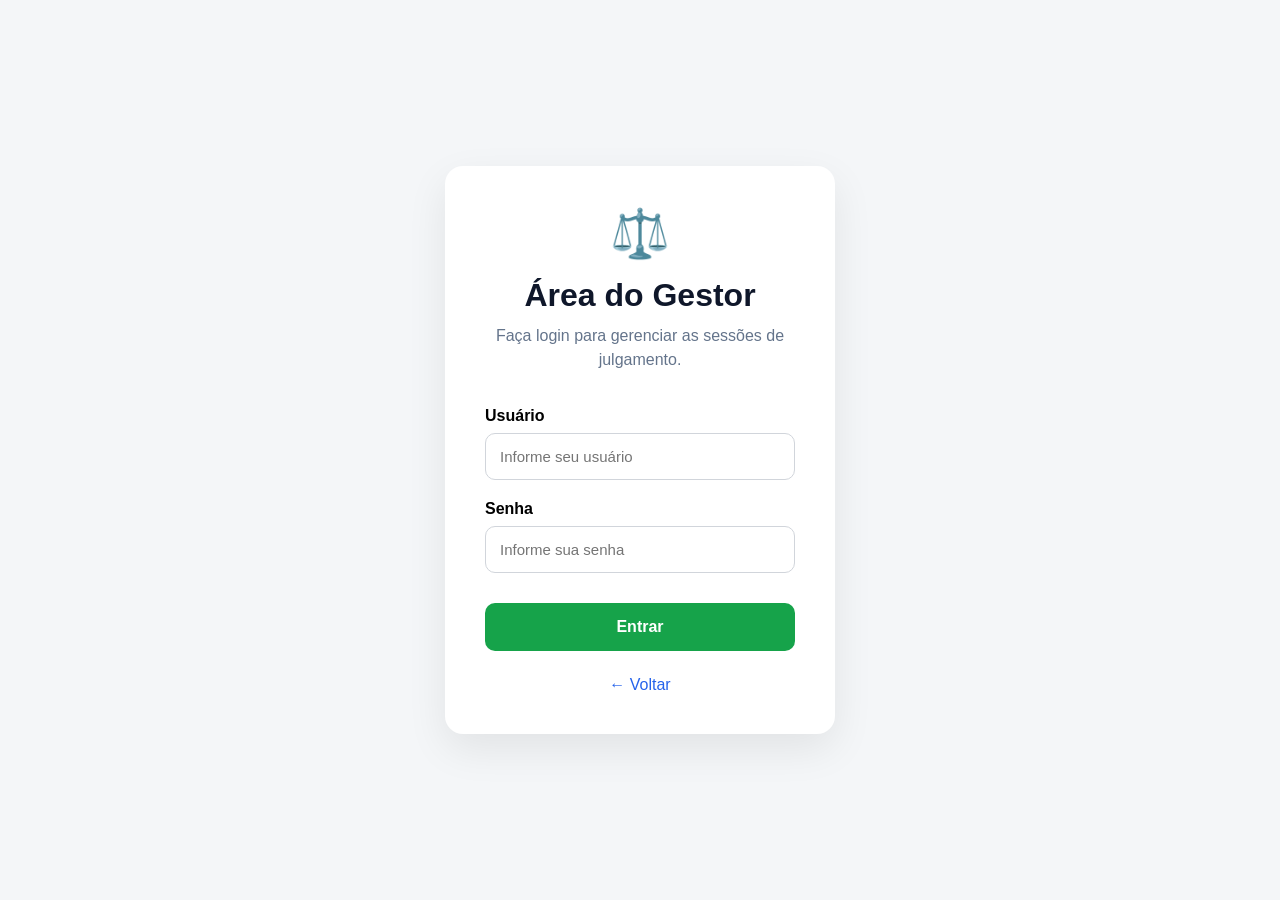
<file: src/main/resources/static/admin.html>
<!DOCTYPE html>
<html lang="pt-BR">
<head>
    <meta charset="UTF-8" />
    <meta name="viewport" content="width=device-width, initial-scale=1.0" />
    <title>Gest&atilde;o de Sess&otilde;es</title>
    <link rel="stylesheet" href="css/admin.css" />
</head>
<body>

<main class="admin-container">

    <header class="admin-header">
        <div>
            <h1>Gest&atilde;o de Sess&otilde;es</h1>
            <p>Cadastre, edite, cancele sess&otilde;es e gerencie documentos.</p>
        </div>

        <div class="header-actions">
            <a id="usuariosLink" href="usuarios.html" class="secondary-button hidden">Usu&aacute;rios</a>
            <a href="index.html" class="secondary-button">P&aacute;gina Inicial</a>
            <button class="logout-button" onclick="logout()">Sair</button>
        </div>
    </header>

    <form class="toolbar" onsubmit="buscarSessoes(event)">
        <input type="text" id="busca" placeholder="Busque por procurador ou turma..." aria-label="Buscar por procurador ou turma" />
        <input type="date" id="dataInicial" aria-label="Data inicial" title="Data inicial" />
        <input type="date" id="dataFinal" aria-label="Data final" title="Data final" />
        <select id="tipoFiltro" aria-label="Modalidade">
            <option value="TODAS">Modalidade</option>
            <option value="PRESENCIAL">Presenciais</option>
            <option value="VIRTUAL">Virtuais</option>
        </select>
        <button type="submit" class="filter-button">Buscar</button>
        <button type="button" class="clear-button" onclick="limparFiltros()">Limpar</button>
        <button type="button" class="primary-button" onclick="abrirNovaSessao()">
            + Nova sess&atilde;o
        </button>
    </form>

    <section id="status"></section>

    <section id="listaSessoes" class="session-list"></section>

</main>

<!-- Modal Sess&atilde;o -->
<div id="modalSessao" class="modal-overlay hidden">
    <div class="modal">
        <div class="modal-header">
            <h2 id="modalTitulo">Nova sess&atilde;o</h2>
            <button onclick="fecharModalSessao()" class="close-button">&times;</button>
        </div>

        <form onsubmit="salvarSessao(event)">
            <input type="hidden" id="sessaoId" />

            <label>Modalidade</label>
            <select id="tipo" required onchange="atualizarCamposModalidade()">
                <option value="PRESENCIAL">Presencial</option>
                <option value="VIRTUAL">Virtual</option>
            </select>

            <label>Turma</label>
            <select id="turma" required>
                <option value="">Selecione</option>
                <option value="1&ordf; TESP">1&ordf; TESP</option>
                <option value="2&ordf; TESP">2&ordf; TESP</option>
                <option value="3&ordf; TESP">3&ordf; TESP</option>
                <option value="4&ordf; TESP">4&ordf; TESP</option>
                <option value="5&ordf; TESP">5&ordf; TESP</option>
                <option value="6&ordf; TESP">6&ordf; TESP</option>
                <option value="7&ordf; TESP">7&ordf; TESP</option>
                <option value="8&ordf; TESP">8&ordf; TESP</option>
                <option value="1&ordf; SESP">1&ordf; SESP</option>
                <option value="2&ordf; SESP">2&ordf; SESP</option>
                <option value="3&ordf; SESP">3&ordf; SESP</option>
                <option value="PLENO">PLENO</option>
            </select>

            <div id="camposPresencial">
            <label>Data</label>
            <input type="date" id="data" required />

            <label>Hor&aacute;rio</label>
            <input type="time" id="horario" required />

            <label>Sala</label>
            <select id="sala" required>
                <option value="">Selecione</option>
                <option value="3&ordm; andar">3&ordm; andar</option>
                <option value="5&ordm; andar, sala 1">5&ordm; andar, sala 1</option>
                <option value="5&ordm; andar, sala 2">5&ordm; andar, sala 2</option>
                <option value="7&ordm; andar, sala 1">7&ordm; andar, sala 1</option>
                <option value="7&ordm; andar, sala 2">7&ordm; andar, sala 2</option>
                <option value="9&ordm; andar, sala 1">9&ordm; andar, sala 1</option>
                <option value="9&ordm; andar, sala 2">9&ordm; andar, sala 2</option>
            </select>

            <label>Procurador</label>
            <select id="procurador" required>
                <option value="">Selecione</option>
                <option value="ADRIANA DE FARIAS PEREIRA">ADRIANA DE FARIAS PEREIRA</option>
                <option value="ALO&Iacute;SIO FIRMO GUIMAR&Atilde;ES DA SILVA">ALO&Iacute;SIO FIRMO GUIMAR&Atilde;ES DA SILVA</option>
                <option value="ANA PADILHA LUCIANO DE OLIVEIRA">ANA PADILHA LUCIANO DE OLIVEIRA</option>
                <option value="ANAIVA OBERST CORDOVIL">ANAIVA OBERST CORDOVIL</option>
                <option value="ANDR&Eacute; TERRIGNO BARBEITAS">ANDR&Eacute; TERRIGNO BARBEITAS</option>
                <option value="ANDREA BAY&Atilde;O PEREIRA FREIRE">ANDREA BAY&Atilde;O PEREIRA FREIRE</option>
                <option value="ANT&Ocirc;NIO AUGUSTO SOARES CANEDO NETO">ANT&Ocirc;NIO AUGUSTO SOARES CANEDO NETO</option>
                <option value="BEATRIZ BARROS DE OLIVEIRA CHRISTO">BEATRIZ BARROS DE OLIVEIRA CHRISTO</option>
                <option value="BIANCA MATAL">BIANCA MATAL</option>
                <option value="CARLOS ALBERTO BERMOND NATAL">CARLOS ALBERTO BERMOND NATAL</option>
                <option value="CARLOS ALBERTO GOMES DE AGUIAR">CARLOS ALBERTO GOMES DE AGUIAR</option>
                <option value="CRISTINA SCHWANSEE ROMANO">CRISTINA SCHWANSEE ROMANO</option>
                <option value="DENISE LORENA DUQUE ESTRADA">DENISE LORENA DUQUE ESTRADA</option>
                <option value="EDUARDO ANDR&Eacute; LOPES PINTO">EDUARDO ANDR&Eacute; LOPES PINTO</option>
                <option value="FL&Aacute;VIO PAIX&Atilde;O DE MOURA J&Uacute;NIOR">FL&Aacute;VIO PAIX&Atilde;O DE MOURA J&Uacute;NIOR</option>
                <option value="GINO AUGUSTO DE OLIVEIRA LICCIONE">GINO AUGUSTO DE OLIVEIRA LICCIONE</option>
                <option value="GISELE ELIAS DE LIMA PORTO LEITE">GISELE ELIAS DE LIMA PORTO LEITE</option>
                <option value="JAIME ARNOLDO WALTER">JAIME ARNOLDO WALTER</option>
                <option value="JO&Atilde;O AKIRA OMOTO">JO&Atilde;O AKIRA OMOTO</option>
                <option value="JO&Atilde;O RICARDO DA SILVA FERRARI">JO&Atilde;O RICARDO DA SILVA FERRARI</option>
                <option value="JO&Atilde;O S&Eacute;RGIO LEAL PEREIRA">JO&Atilde;O S&Eacute;RGIO LEAL PEREIRA</option>
                <option value="JOS&Eacute; AUGUSTO SIM&Otilde;ES VAGOS">JOS&Eacute; AUGUSTO SIM&Otilde;ES VAGOS</option>
                <option value="LEONARDO CARDOSO DE FREITAS">LEONARDO CARDOSO DE FREITAS</option>
                <option value="LEONARDO LUIZ DE FIGUEIREDO COSTA">LEONARDO LUIZ DE FIGUEIREDO COSTA</option>
                <option value="LILIAN GUILHON DORE">LILIAN GUILHON DORE</option>
                <option value="LU&Iacute;S CESAR SOUZA DE QUEIROZ">LU&Iacute;S CESAR SOUZA DE QUEIROZ</option>
                <option value="LUIZ FERNANDO VOSS CHAGAS LESSA">LUIZ FERNANDO VOSS CHAGAS LESSA</option>
                <option value="LUIZ MENDES SIM&Otilde;ES">LUIZ MENDES SIM&Otilde;ES</option>
                <option value="MAGNUS AUGUSTUS C. DE ALBUQUERQUE">MAGNUS AUGUSTUS C. DE ALBUQUERQUE</option>
                <option value="MARCELO DE FIGUEIREDO FREIRE">MARCELO DE FIGUEIREDO FREIRE</option>
                <option value="MARCIA MORGADO MIRANDA">MARCIA MORGADO MIRANDA</option>
                <option value="MARCO T&Uacute;LIO DE OLIVEIRA E SILVA">MARCO T&Uacute;LIO DE OLIVEIRA E SILVA</option>
                <option value="MARIA CRISTINA MANELLA CORDEIRO">MARIA CRISTINA MANELLA CORDEIRO</option>
                <option value="MARIA HELENA DE CARVALHO NOGUEIRA DE PAULA">MARIA HELENA DE CARVALHO NOGUEIRA DE PAULA</option>
                <option value="MARYLUCY SANTIAGO BARRA">MARYLUCY SANTIAGO BARRA</option>
                <option value="MAUR&Iacute;CIO ANDREIUOLO RODRIGUES">MAUR&Iacute;CIO ANDREIUOLO RODRIGUES</option>
                <option value="MAUR&Iacute;CIO AZEVEDO GON&Ccedil;ALVES">MAUR&Iacute;CIO AZEVEDO GON&Ccedil;ALVES</option>
                <option value="MAUR&Iacute;CIO DA ROCHA RIBEIRO">MAUR&Iacute;CIO DA ROCHA RIBEIRO</option>
                <option value="MAUR&Iacute;CIO RIBEIRO MANSO">MAUR&Iacute;CIO RIBEIRO MANSO</option>
                <option value="NEIDE MARA CAVALCANTI CARDOSO DE OLIVEIRA">NEIDE MARA CAVALCANTI CARDOSO DE OLIVEIRA</option>
                <option value="NEWTON PENNA">NEWTON PENNA</option>
                <option value="PAULO FERNANDO CORR&Ecirc;A">PAULO FERNANDO CORR&Ecirc;A</option>
                <option value="PAULO ROBERTO BERENGER ALVES CARNEIRO">PAULO ROBERTO BERENGER ALVES CARNEIRO</option>
                <option value="ROG&Eacute;RIO JOSE BENTO SOARES DO NASCIMENTO">ROG&Eacute;RIO JOSE BENTO SOARES DO NASCIMENTO</option>
                <option value="SIDNEY PESSOA MADRUGA DA SILVA">SIDNEY PESSOA MADRUGA DA SILVA</option>
                <option value="TOMAZ HENRIQUE LEONARDOS">TOMAZ HENRIQUE LEONARDOS</option>
                <option value="VAGNER LE&Atilde;O DA COSTA">VAGNER LE&Atilde;O DA COSTA</option>
                <option value="ZANI CAJUEIRO TOBIAS DE SOUZA">ZANI CAJUEIRO TOBIAS DE SOUZA</option>
            </select>

            </div>

            <div id="camposVirtual" class="hidden">
                <label>Data inicial</label>
                <input type="date" id="dataInicialVirtual" />

                <label>Data final</label>
                <input type="date" id="dataFinalVirtual" />
            </div>

            <div class="modal-actions">
                <button type="button" class="secondary-button" onclick="fecharModalSessao()">
                    Cancelar
                </button>

                <button type="submit" class="primary-button">
                    Salvar sess&atilde;o
                </button>
            </div>
        </form>
    </div>
</div>

<!-- Modal Documentos -->
<div id="modalDocumentos" class="modal-overlay hidden">
    <div class="modal">
        <div class="modal-header">
            <h2>Gerenciar documentos</h2>
            <button onclick="fecharModalDocumentos()" class="close-button">&times;</button>
        </div>

        <input type="hidden" id="documentoSessaoId" />

        <div class="document-row">
            <span>Pauta ordin&aacute;ria</span>
            <input type="file" id="docPautaOrdinaria" accept="application/pdf" />
        </div>

        <div class="document-row">
            <span>Aditamentos</span>
            <input type="file" id="docAditamentos" accept="application/pdf" />
        </div>

        <div class="document-row">
            <span>Pauta de mesa</span>
            <input type="file" id="docPautaMesa" accept="application/pdf" />
        </div>

        <div class="document-row">
            <span>Prefer&ecirc;ncias</span>
            <input type="file" id="docPreferencias" accept="application/pdf" />
        </div>

        <div class="modal-actions">
            <button class="secondary-button" onclick="fecharModalDocumentos()">
                Cancelar
            </button>

            <button class="primary-button" onclick="salvarDocumentos()">
                Salvar documentos
            </button>
        </div>
    </div>
</div>

<!-- Modal Cancelamento -->
<div id="modalCancelamento" class="modal-overlay hidden">
    <div class="modal">
        <div class="modal-header">
            <h2>Cancelar sess&atilde;o</h2>
            <button onclick="fecharModalCancelamento()" class="close-button">&times;</button>
        </div>

        <input type="hidden" id="cancelamentoSessaoId" />

        <label for="motivoCancelamento">Motivo do cancelamento</label>
        <textarea
                id="motivoCancelamento"
                rows="4"
                placeholder="Informe o motivo do cancelamento"
        ></textarea>

        <div class="modal-actions">
            <button class="secondary-button" onclick="fecharModalCancelamento()">
                Voltar
            </button>

            <button class="cancel-button" onclick="confirmarCancelamento()">
                Cancelar sess&atilde;o
            </button>
        </div>
    </div>
</div>

<script src="js/admin.js?v=20260730-3"></script>
</body>
</html>
</file>
<file: src/main/resources/static/css/admin.css>
* {
  box-sizing: border-box;
}

body {
  margin: 0;
  font-family: Arial, sans-serif;
  background: #f4f6f8;
  color: #111827;
}

.admin-container {
  max-width: 1100px;
  margin: 0 auto;
  padding: 32px 20px;
}

.admin-header {
  display: flex;
  justify-content: space-between;
  align-items: flex-start;
  gap: 16px;
  margin-bottom: 24px;
}

.admin-header h1 {
  margin: 0 0 8px;
  font-size: 32px;
}

.admin-header p {
  margin: 0;
  color: #6b7280;
}

.header-actions {
  display: flex;
  gap: 10px;
}

.toolbar {
  display: grid;
  grid-template-columns: minmax(230px, 1fr) repeat(2, 145px) 130px auto auto auto;
  gap: 12px;
  background: #fff;
  padding: 16px;
  border-radius: 14px;
  box-shadow: 0 2px 10px rgba(0,0,0,0.06);
  margin-bottom: 24px;
}

input,
select,
button,
.secondary-button {
  padding: 12px;
  border-radius: 8px;
  border: 1px solid #d1d5db;
  font-size: 14px;
}

.clear-button {
  background: #e5e7eb;
  color: #111827;
  border: none;
  font-weight: bold;
  cursor: pointer;
}

.filter-button {
  background: #1d4ed8;
  color: white;
  border: none;
  font-weight: bold;
  cursor: pointer;
}

.primary-button {
  background: #16a34a;
  color: white;
  border: none;
  font-weight: bold;
  cursor: pointer;
}

.secondary-button {
  background: white;
  color: #374151;
  text-decoration: none;
  font-weight: bold;
}

.logout-button {
  background: #ef4444;
  color: white;
  border: none;
  font-weight: bold;
  cursor: pointer;
}

.session-list {
  display: grid;
  gap: 16px;
}

.session-card {
  background: white;
  border-radius: 14px;
  padding: 20px;
  border-left: 5px solid #1d4ed8;
  box-shadow: 0 2px 10px rgba(0,0,0,0.06);
}

.session-card-header {
  display: flex;
  justify-content: space-between;
  align-items: center;
  margin-bottom: 16px;
}

.session-card-header h3 {
  margin: 0;
  font-size: 22px;
}

.badge {
  background: #dbeafe;
  color: #1e40af;
  padding: 6px 10px;
  border-radius: 999px;
  font-size: 13px;
  font-weight: bold;
}

.session-info {
  display: grid;
  grid-template-columns: repeat(2, 1fr);
  gap: 10px;
  margin: 16px 0;
}

.session-info p {
  margin: 0;
}

.documents-status {
  display: flex;
  flex-wrap: wrap;
  gap: 10px;
  margin: 18px 0;
}

.doc-chip {
  background: #f3f4f6;
  color: #374151;
  padding: 8px 12px;
  border-radius: 999px;
  font-size: 13px;
}

.doc-chip.ok {
  background: #dcfce7;
  color: #166534;
}

.card-actions {
  display: flex;
  justify-content: flex-end;
  gap: 10px;
  border-top: 1px solid #e5e7eb;
  padding-top: 14px;
  margin-top: 18px;
}

.document-button {
  background: white;
  color: #374151;
  border: 1px solid #d1d5db;
  cursor: pointer;
}

.edit-button {
  background: #2563eb;
  color: white;
  border: none;
  cursor: pointer;
}

.cancel-button {
  background: #f97316;
  color: white;
  border: none;
  cursor: pointer;
}

.cancelled {
  opacity: 0.55;
  border-left-color: #ef4444;
}

.modal-overlay {
  position: fixed;
  inset: 0;
  background: rgba(15, 23, 42, 0.45);
  display: flex;
  justify-content: center;
  align-items: center;
  padding: 20px;
}

.modal-overlay.hidden {
  display: none;
}

.modal {
  background: white;
  width: 100%;
  max-width: 520px;
  border-radius: 16px;
  padding: 24px;
  box-shadow: 0 20px 60px rgba(0,0,0,0.2);
}

.modal-header {
  display: flex;
  justify-content: space-between;
  align-items: center;
  margin-bottom: 18px;
}

.modal-header h2 {
  margin: 0;
}

.close-button {
  background: transparent;
  border: none;
  font-size: 26px;
  cursor: pointer;
}

.modal label {
  display: block;
  margin: 14px 0 6px;
  font-weight: bold;
}

.modal input,
.modal select,
.modal textarea {
  width: 100%;
}

.modal textarea {
  min-height: 110px;
  resize: vertical;
  font-family: Arial, sans-serif;
}

.modal-actions {
  display: flex;
  justify-content: flex-end;
  gap: 10px;
  margin-top: 24px;
}

.document-row {
  margin-bottom: 16px;
}

.document-row span {
  display: block;
  font-weight: bold;
  margin-bottom: 6px;
}

#status {
  color: #6b7280;
  margin-bottom: 16px;
}

@media (max-width: 800px) {
  .admin-header {
    flex-direction: column;
  }

  .toolbar {
    grid-template-columns: 1fr;
  }

  .session-info {
    grid-template-columns: 1fr;
  }

  .card-actions {
    flex-direction: column;
  }
}

@media (min-width: 801px) and (max-width: 1100px) {
  .toolbar {
    grid-template-columns: minmax(260px, 1fr) repeat(2, 155px) auto auto;
  }

  .toolbar .primary-button {
    grid-column: 1 / -1;
    justify-self: end;
  }
}

.cancelled-banner {
  margin: 14px 0;
  padding: 12px 16px;
  background: #fee2e2;
  color: #b91c1c;
  border-left: 5px solid #dc2626;
  border-radius: 8px;
  font-weight: 700;
}

.cancelled-reason {
  margin-top: 16px;
  padding: 12px 14px;
  background: #fff7ed;
  color: #7c2d12;
  border-left: 4px solid #f97316;
  border-radius: 8px;
}

.reactivate-button {
  background: #16a34a;
  color: white;
  border: none;
  cursor: pointer;
}

.hidden {
  display: none !important;
}

.users-toolbar {
  display: flex;
  align-items: center;
  justify-content: space-between;
  gap: 16px;
  padding: 16px 0;
  border-top: 1px solid #d1d5db;
  border-bottom: 1px solid #d1d5db;
  margin-bottom: 18px;
}

.users-toolbar strong {
  font-size: 18px;
}

#usersCount {
  color: #6b7280;
  margin-left: 6px;
}

.page-status {
  color: #6b7280;
  min-height: 24px;
}

.users-table-wrap {
  overflow-x: auto;
  background: #fff;
  border: 1px solid #e5e7eb;
  border-radius: 8px;
}

.users-table {
  width: 100%;
  border-collapse: collapse;
  min-width: 720px;
}

.users-table th,
.users-table td {
  padding: 14px 16px;
  text-align: left;
  border-bottom: 1px solid #e5e7eb;
}

.users-table th {
  color: #4b5563;
  background: #f9fafb;
  font-size: 13px;
  text-transform: uppercase;
}

.users-table tr:last-child td {
  border-bottom: 0;
}

.table-actions {
  text-align: right !important;
}

.role-badge,
.status-badge {
  display: inline-block;
  padding: 5px 8px;
  border-radius: 6px;
  font-size: 12px;
  font-weight: bold;
}

.role-badge.admin {
  background: #dbeafe;
  color: #1e40af;
}

.role-badge.gestor {
  background: #f3f4f6;
  color: #374151;
}

.status-badge.active {
  background: #dcfce7;
  color: #166534;
}

.status-badge.inactive {
  background: #fee2e2;
  color: #991b1b;
}

.empty-row {
  text-align: center !important;
  color: #6b7280;
  padding: 28px !important;
}

.form-grid {
  display: grid;
  grid-template-columns: 1fr 1fr;
  gap: 14px;
}

.form-field {
  min-width: 0;
}

.form-field.full {
  grid-column: 1 / -1;
}

.form-field label {
  display: block;
  margin: 0 0 6px;
  font-weight: bold;
}

.form-field input,
.form-field select {
  width: 100%;
}

.form-field small {
  display: block;
  margin-top: 6px;
  color: #6b7280;
}

.checkbox-field {
  display: flex;
  align-items: end;
  padding-bottom: 12px;
}

.checkbox-field label {
  display: flex;
  align-items: center;
  gap: 8px;
  margin: 0;
}

.checkbox-field input {
  width: auto;
}

@media (max-width: 600px) {
  .users-toolbar {
    align-items: stretch;
    flex-direction: column;
  }

  .form-grid {
    grid-template-columns: 1fr;
  }

  .form-field.full {
    grid-column: auto;
  }
}

.session-card.virtual {
  border-left-color: #7c3aed;
}

.session-card.virtual .badge {
  background: #ede9fe;
  color: #6d28d9;
}
</file>
<file: src/main/resources/static/css/login.css>
*{
    margin:0;
    padding:0;
    box-sizing:border-box;
}

body{

    font-family:Arial, Helvetica, sans-serif;

    background:#f4f6f8;

    display:flex;

    justify-content:center;

    align-items:center;

    height:100vh;

}

.container{

    width:100%;
    max-width:430px;
    padding:20px;

}

.login-card{

    background:white;

    border-radius:18px;

    padding:40px;

    box-shadow:0 15px 40px rgba(0,0,0,.08);

}

.logo{

    font-size:48px;

    text-align:center;

    margin-bottom:15px;

}

h1{

    text-align:center;

    color:#0f172a;

    margin-bottom:10px;

}

p{

    text-align:center;

    color:#64748b;

    margin-bottom:35px;

    line-height:1.5;

}

label{

    display:block;

    margin-bottom:8px;

    margin-top:20px;

    font-weight:bold;

}

input{

    width:100%;

    padding:14px;

    border-radius:10px;

    border:1px solid #d1d5db;

    font-size:15px;

}

input:focus{

    outline:none;

    border-color:#2563eb;

    box-shadow:0 0 0 3px rgba(37,99,235,.15);

}

button{

    width:100%;

    margin-top:30px;

    border:none;

    background:#16a34a;

    color:white;

    padding:15px;

    border-radius:10px;

    font-size:16px;

    font-weight:bold;

    cursor:pointer;

    transition:.2s;

}

button:hover{

    background:#15803d;

}

.voltar{

    display:block;

    text-align:center;

    margin-top:25px;

    color:#2563eb;

    text-decoration:none;

}

.voltar:hover{

    text-decoration:underline;

}
</file>
